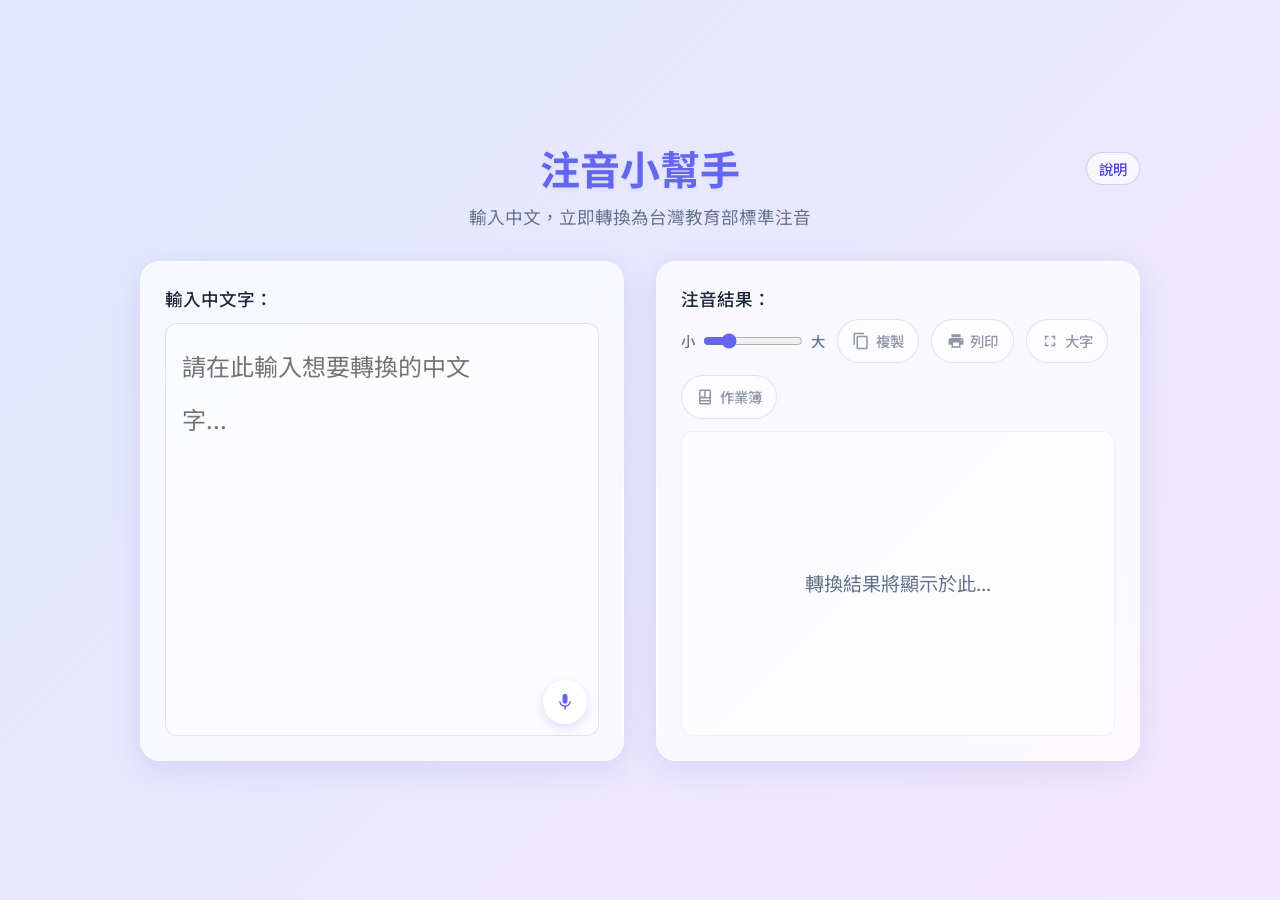
<file: index.html>
<!DOCTYPE html>
<html lang="zh-TW">
<head>
    <meta charset="UTF-8">
    <meta name="viewport" content="width=device-width, initial-scale=1.0, interactive-widget=resizes-content">
    <meta name="theme-color" content="#6366f1">
    <meta name="apple-mobile-web-app-capable" content="yes">
    <meta name="apple-mobile-web-app-status-bar-style" content="default">
    <meta name="apple-mobile-web-app-title" content="注音小幫手">
    <title>注音小幫手</title>
    <link rel="icon" type="image/svg+xml" href="icon.svg">
    <link rel="apple-touch-icon" href="icon.svg">
    <link rel="manifest" href="manifest.webmanifest">
    <!-- 引入 Google Fonts -->
    <link rel="preconnect" href="https://fonts.googleapis.com">
    <link rel="preconnect" href="https://fonts.gstatic.com" crossorigin>
    <link href="https://fonts.googleapis.com/css2?family=Noto+Sans+TC:wght@400;500;700&display=swap" rel="stylesheet">
    <!-- 引入自訂樣式 -->
    <link rel="stylesheet" href="style.css?v=43">
</head>
<body>
    <div class="app-container">
        <header>
            <div class="header-row">
                <h1>注音小幫手</h1>
                <a href="about.html" class="about-link" title="版本說明與版權宣告" aria-label="版本說明與版權宣告">說明</a>
            </div>
            <p class="tagline">輸入中文，立即轉換為台灣教育部標準注音</p>
        </header>
        
        <main class="main-content">
            <div class="input-section glass-panel">
                <label for="chinese-input">輸入中文字：</label>
                <div class="textarea-container">
                    <textarea id="chinese-input" placeholder="請在此輸入想要轉換的中文字..."></textarea>
                    <button id="clear-input-btn" class="clear-input-btn" type="button" title="清除輸入內容" aria-label="清除輸入內容">
                        <svg class="clear-icon" xmlns="http://www.w3.org/2000/svg" viewBox="0 0 24 24">
                            <path d="M19 6.41L17.59 5 12 10.59 6.41 5 5 6.41 10.59 12 5 17.59 6.41 19 12 13.41 17.59 19 19 17.59 13.41 12z"/>
                        </svg>
                    </button>
                    <button id="voice-input-btn" class="voice-input-btn" type="button" title="語音輸入 (國語)" aria-label="語音輸入（國語）">
                        <svg class="mic-icon" xmlns="http://www.w3.org/2000/svg" viewBox="0 0 24 24">
                            <path d="M12 14c1.66 0 3-1.34 3-3V5c0-1.66-1.34-3-3-3S9 3.34 9 5v6c0 1.66 1.34 3 3 3zm5.3-3c0 3-2.54 5.1-5.3 5.1S6.7 14 6.7 11H5c0 3.41 2.72 6.23 6 6.72V21h2v-3.28c3.28-.48 6-3.3 6-6.72h-1.7z"/>
                        </svg>
                    </button>
                    <p id="input-message" class="input-message" role="status" aria-live="polite" hidden></p>
                </div>
            </div>
            
            <div class="output-section glass-panel">
                <div class="output-header">
                    <h2 class="output-title">注音結果：</h2>
                    <div class="output-tools">
                        <div class="font-size-control">
                            <span>小</span>
                            <input type="range" id="font-size-slider" min="16" max="72" value="28" aria-label="注音結果字級">
                            <span>大</span>
                        </div>
                        <div class="copy-wrap">
                            <button id="copy-btn" class="tool-btn" type="button" aria-label="複製注音結果" title="複製注音結果" aria-haspopup="menu" aria-expanded="false" aria-controls="copy-menu" disabled>
                                <svg class="print-icon" xmlns="http://www.w3.org/2000/svg" viewBox="0 0 24 24" aria-hidden="true">
                                    <path d="M16 1H4c-1.1 0-2 .9-2 2v14h2V3h12V1zm3 4H8c-1.1 0-2 .9-2 2v14c0 1.1.9 2 2 2h11c1.1 0 2-.9 2-2V7c0-1.1-.9-2-2-2zm0 16H8V7h11v14z"/>
                                </svg>
                                <span class="print-label">複製</span>
                            </button>
                            <div id="copy-menu" class="copy-menu" role="menu" aria-label="複製方式" hidden>
                                <button type="button" role="menuitem" data-action="text">
                                    <span class="menu-title">複製文字</span>
                                    <span class="menu-hint">貼到 Word、Google 文件，可編輯</span>
                                </button>
                                <button type="button" role="menuitem" data-action="image">
                                    <span class="menu-title">複製圖片</span>
                                    <span class="menu-hint">貼到 LINE、簡報</span>
                                </button>
                            </div>
                        </div>
                        <button id="print-btn" class="print-btn tool-btn" type="button" aria-label="列印注音結果" title="列印注音結果" disabled>
                            <svg class="print-icon" xmlns="http://www.w3.org/2000/svg" viewBox="0 0 24 24" aria-hidden="true">
                                <path d="M19 8H5c-1.66 0-3 1.34-3 3v6h4v4h12v-4h4v-6c0-1.66-1.34-3-3-3zm-3 11H8v-5h8v5zm3-7c-.55 0-1-.45-1-1s.45-1 1-1 1 .45 1 1-.45 1-1 1zm-1-9H6v4h12V3z"/>
                            </svg>
                            <span class="print-label">列印</span>
                        </button>
                        <button id="reading-btn" class="tool-btn" type="button" aria-label="大字閱讀模式" title="大字閱讀模式（全螢幕顯示結果）" disabled>
                            <svg class="print-icon" xmlns="http://www.w3.org/2000/svg" viewBox="0 0 24 24" aria-hidden="true">
                                <path d="M7 14H5v5h5v-2H7v-3zm-2-4h2V7h3V5H5v5zm12 7h-3v2h5v-5h-2v3zM14 5v2h3v3h2V5h-5z"/>
                            </svg>
                            <span class="print-label">大字</span>
                        </button>
                        <button id="workbook-btn" class="tool-btn" type="button" aria-label="生字作業簿列印" title="生字作業簿（田字格與注音練習）" disabled>
                            <svg class="print-icon" xmlns="http://www.w3.org/2000/svg" viewBox="0 0 24 24" aria-hidden="true">
                                <path d="M18 2H6c-1.1 0-2 .9-2 2v16c0 1.1.9 2 2 2h12c1.1 0 2-.9 2-2V4c0-1.1-.9-2-2-2zM6 4h5v8l-2.5-1.5L6 12V4zm0 16v-2h12v2H6zm12-4H6v-2h12v2zm0-4h-5V4h5v8z"/>
                            </svg>
                            <span class="print-label">作業簿</span>
                        </button>
                        <button id="reading-exit-btn" class="tool-btn reading-exit-btn" type="button" aria-label="離開大字閱讀模式" title="離開大字閱讀模式（Esc）">
                            <svg class="print-icon" xmlns="http://www.w3.org/2000/svg" viewBox="0 0 24 24" aria-hidden="true">
                                <path d="M5 16h3v3h2v-5H5v2zm3-8H5v2h5V5H8v3zm6 11h2v-3h3v-2h-5v5zm2-11V5h-2v5h5V8h-3z"/>
                            </svg>
                            <span class="print-label">離開</span>
                        </button>
                    </div>
                </div>
                <p id="diff-legend" class="diff-legend" aria-live="polite" hidden></p>
                <p id="output-message" class="output-message" role="status" aria-live="polite" hidden></p>
                <div id="zhuyin-output" class="output-content">
                    <span class="placeholder-text">轉換結果將顯示於此...</span>
                </div>
            </div>
        </main>
    </div>

    <!-- 國語生字作業簿列印對話框 -->
    <dialog id="workbook-modal" class="workbook-modal" aria-labelledby="wb-modal-title">
        <div class="wb-modal-content">
            <div class="wb-modal-header">
                <h2 id="wb-modal-title">國語生字作業簿列印</h2>
                <button id="wb-close-btn" class="wb-close-btn" type="button" aria-label="關閉作業簿視窗">&times;</button>
            </div>
            <div class="wb-modal-body">
                <div class="wb-control-group">
                    <div class="wb-control-header">
                        <span class="wb-label">選擇要練習的生字（點擊切換）：</span>
                        <button id="wb-toggle-all-btn" class="wb-text-btn" type="button">全部取消</button>
                    </div>
                    <div id="wb-chips-container" class="wb-chips-container"></div>
                </div>
                <div class="wb-options-row">
                    <div class="wb-option-item">
                        <label for="wb-layout-direction">版面方向：</label>
                        <select id="wb-layout-direction">
                            <option value="vertical" selected>直式直行（教育部標準，右至左）</option>
                            <option value="horizontal">橫式橫行（左至右）</option>
                        </select>
                    </div>
                    <div class="wb-option-item">
                        <label for="wb-cols-per-page">每頁欄數：</label>
                        <select id="wb-cols-per-page">
                            <option value="7" selected>7 欄（教育部作業簿標準）</option>
                            <option value="6">6 欄（大字寬敞，低年級首選）</option>
                            <option value="8">8 欄（緊湊，容納更多字）</option>
                        </select>
                    </div>
                    <div class="wb-option-item">
                        <label for="wb-cells-count">每欄格數：</label>
                        <select id="wb-cells-count">
                            <option value="10" selected>10 格（標準生字簿規格）</option>
                            <option value="8">8 格（低負擔）</option>
                            <option value="12">12 格（多寫練習）</option>
                        </select>
                    </div>
                    <div class="wb-option-item">
                        <label for="wb-trace-count">描紅格數：</label>
                        <select id="wb-trace-count">
                            <option value="2" selected>2 格（建議，適合初學）</option>
                            <option value="1">1 格</option>
                            <option value="3">3 格</option>
                            <option value="0">0 格（全空白自練）</option>
                        </select>
                    </div>
                </div>
                <div class="wb-preview-wrapper">
                    <div class="wb-preview-header">A4 即時預覽</div>
                    <div id="workbook-print-area" class="workbook-print-area"></div>
                </div>
            </div>
            <div class="wb-modal-footer">
                <span class="wb-tip">💡 列印時請選擇 A4 直向，並勾選「背景圖形」以完整印出田字虛線</span>
                <button id="wb-print-action-btn" class="wb-primary-btn" type="button">
                    <svg class="print-icon" xmlns="http://www.w3.org/2000/svg" viewBox="0 0 24 24" aria-hidden="true">
                        <path d="M19 8H5c-1.66 0-3 1.34-3 3v6h4v4h12v-4h4v-6c0-1.66-1.34-3-3-3zm-3 11H8v-5h8v5zm3-7c-.55 0-1-.45-1-1s.45-1 1-1 1 .45 1 1-.45 1-1 1zm-1-9H6v4h12V3z"/>
                    </svg>
                    列印作業簿 (A4)
                </button>
            </div>
        </div>
    </dialog>

    <!-- 引入台灣教育部標準注音與破音字詞庫 -->
    <script src="tw-zhuyin.js?v=2"></script>
    <!-- 引入應用程式邏輯 -->
    <script src="render.js?v=1"></script>
    <script src="app_compare.js?v=25"></script>
    <!-- 引入語音輸入邏輯 (內建按需載入 OpenCC 簡轉繁 + SRI 驗證) -->
    <script src="voice-input.js?v=7"></script>
    <script src="print.js?v=1"></script>
    <script src="copy.js?v=1"></script>
    <script src="reading.js?v=1"></script>
    <script src="workbook.js?v=4"></script>
    <script src="pwa.js?v=3"></script>
    <script>
        if (window.visualViewport) {
            const adjustForKeyboard = () => {
                const vvh = window.visualViewport.height;
                const isMobile = window.innerWidth <= 768;
                const isCompact = vvh <= 700;
                document.body.classList.toggle('compact-viewport', !isMobile && isCompact);
                if (isMobile || isCompact) {
                    document.body.style.height = vvh + 'px';
                    document.body.style.minHeight = '0';
                    document.body.style.overflow = 'hidden';
                    const container = document.querySelector('.app-container');
                    if (container) container.style.height = (vvh - (isMobile ? 12 : 20)) + 'px';
                    if (window.scrollY !== 0 || window.visualViewport.offsetTop !== 0) {
                        window.scrollTo(0, 0);
                    }
                } else {
                    document.body.style.height = '';
                    document.body.style.minHeight = '';
                    document.body.style.overflow = '';
                    const container = document.querySelector('.app-container');
                    if (container) container.style.height = '';
                }
            };
            window.visualViewport.addEventListener('resize', adjustForKeyboard);
            window.visualViewport.addEventListener('scroll', adjustForKeyboard);
            window.addEventListener('resize', adjustForKeyboard);
            adjustForKeyboard();
        }
    </script>
</body>
</html>
</file>
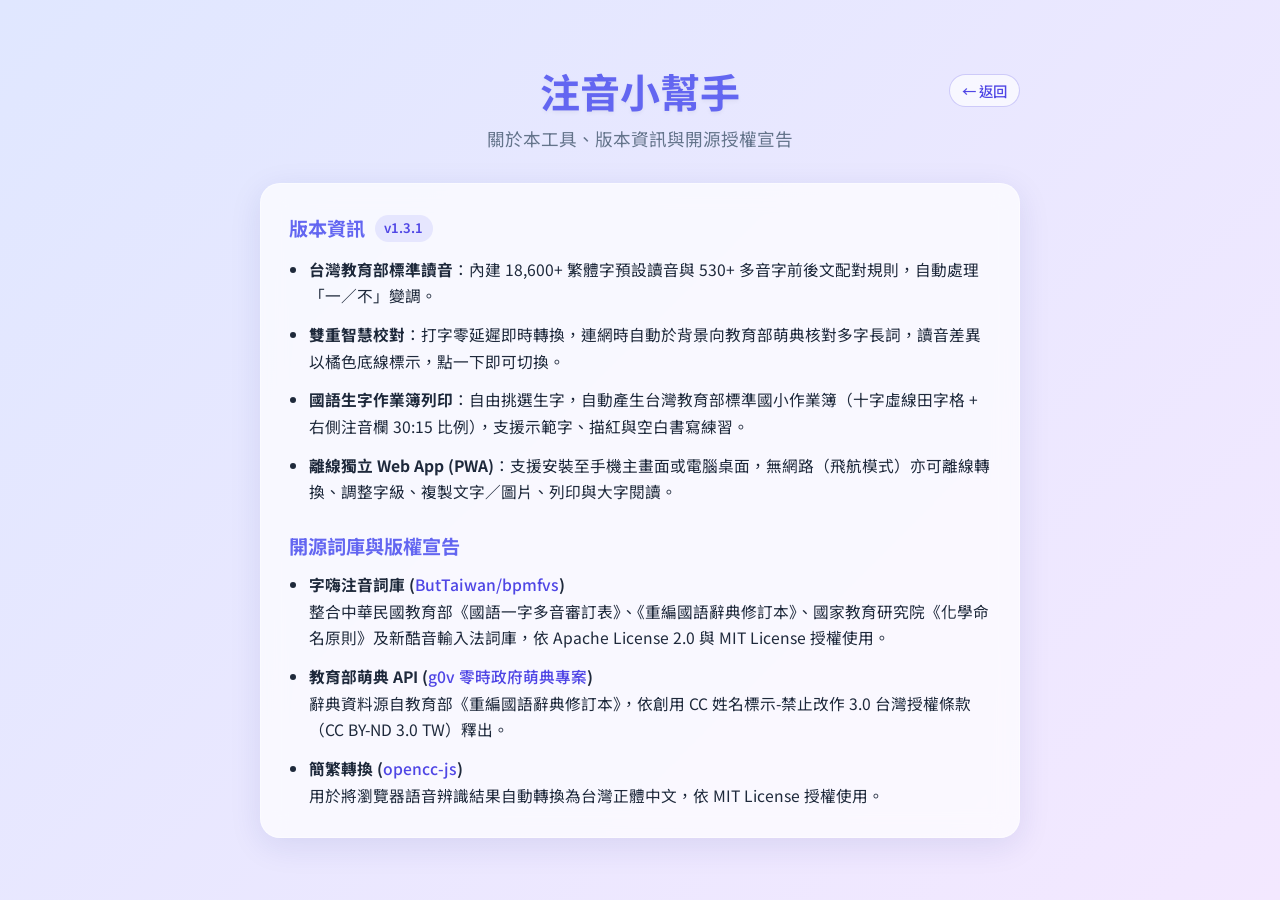
<file: about.html>
<!DOCTYPE html>
<html lang="zh-TW">
<head>
    <meta charset="UTF-8">
    <meta name="viewport" content="width=device-width, initial-scale=1.0">
    <meta name="theme-color" content="#6366f1">
    <meta name="apple-mobile-web-app-capable" content="yes">
    <meta name="apple-mobile-web-app-status-bar-style" content="default">
    <meta name="apple-mobile-web-app-title" content="注音小幫手">
    <title>關於與說明 - 注音小幫手</title>
    <link rel="icon" type="image/svg+xml" href="icon.svg">
    <link rel="apple-touch-icon" href="icon.svg">
    <link rel="manifest" href="manifest.webmanifest">
    <link rel="preconnect" href="https://fonts.googleapis.com">
    <link rel="preconnect" href="https://fonts.gstatic.com" crossorigin>
    <link href="https://fonts.googleapis.com/css2?family=Noto+Sans+TC:wght@400;500;700&display=swap" rel="stylesheet">
    <link rel="stylesheet" href="style.css?v=43">
</head>
<body class="about-page">
    <div class="app-container about-container">
        <header>
            <div class="header-row">
                <h1>注音小幫手</h1>
                <a href="index.html" class="about-link" title="返回注音轉換首頁">← 返回</a>
            </div>
            <p class="tagline">關於本工具、版本資訊與開源授權宣告</p>
        </header>

        <main class="about-card glass-panel">
            <section class="about-section">
                <div class="about-version-row">
                    <h2>版本資訊</h2>
                    <span class="version-badge">v1.3.1</span>
                    <button id="install-app-btn" class="install-app-btn" type="button" title="安裝為獨立桌面／手機 App（支援離線使用）" hidden>📲 安裝獨立 App</button>
                </div>
                <p id="output-message" class="output-message" role="status" aria-live="polite" hidden></p>
                <ul class="about-list">
                    <li><strong>台灣教育部標準讀音</strong>：內建 18,600+ 繁體字預設讀音與 530+ 多音字前後文配對規則，自動處理「一／不」變調。</li>
                    <li><strong>雙重智慧校對</strong>：打字零延遲即時轉換，連網時自動於背景向教育部萌典核對多字長詞，讀音差異以<span class="diff-sample">橘色底線</span>標示，點一下即可切換。</li>
                    <li><strong>國語生字作業簿列印</strong>：自由挑選生字，自動產生台灣教育部標準國小作業簿（十字虛線田字格 + 右側注音欄 30:15 比例），支援示範字、描紅與空白書寫練習。</li>
                    <li><strong>離線獨立 Web App (PWA)</strong>：支援安裝至手機主畫面或電腦桌面，無網路（飛航模式）亦可離線轉換、調整字級、複製文字／圖片、列印與大字閱讀。</li>
                </ul>
            </section>

            <section class="about-section">
                <h2>開源詞庫與版權宣告</h2>
                <ul class="about-list">
                    <li>
                        <strong>字嗨注音詞庫 (<a href="https://github.com/ButTaiwan/bpmfvs" target="_blank" rel="noopener noreferrer">ButTaiwan/bpmfvs</a>)</strong><br>
                        整合中華民國教育部《國語一字多音審訂表》、《重編國語辭典修訂本》、國家教育研究院《化學命名原則》及新酷音輸入法詞庫，依 Apache License 2.0 與 MIT License 授權使用。
                    </li>
                    <li>
                        <strong>教育部萌典 API (<a href="https://www.moedict.tw" target="_blank" rel="noopener noreferrer">g0v 零時政府萌典專案</a>)</strong><br>
                        辭典資料源自教育部《重編國語辭典修訂本》，依創用 CC 姓名標示-禁止改作 3.0 台灣授權條款（CC BY-ND 3.0 TW）釋出。
                    </li>
                    <li>
                        <strong>簡繁轉換 (<a href="https://github.com/nk2028/opencc-js" target="_blank" rel="noopener noreferrer">opencc-js</a>)</strong><br>
                        用於將瀏覽器語音辨識結果自動轉換為台灣正體中文，依 MIT License 授權使用。
                    </li>
                </ul>
            </section>
        </main>
    </div>

    <script src="pwa.js?v=3"></script>
</body>
</html>
</file>
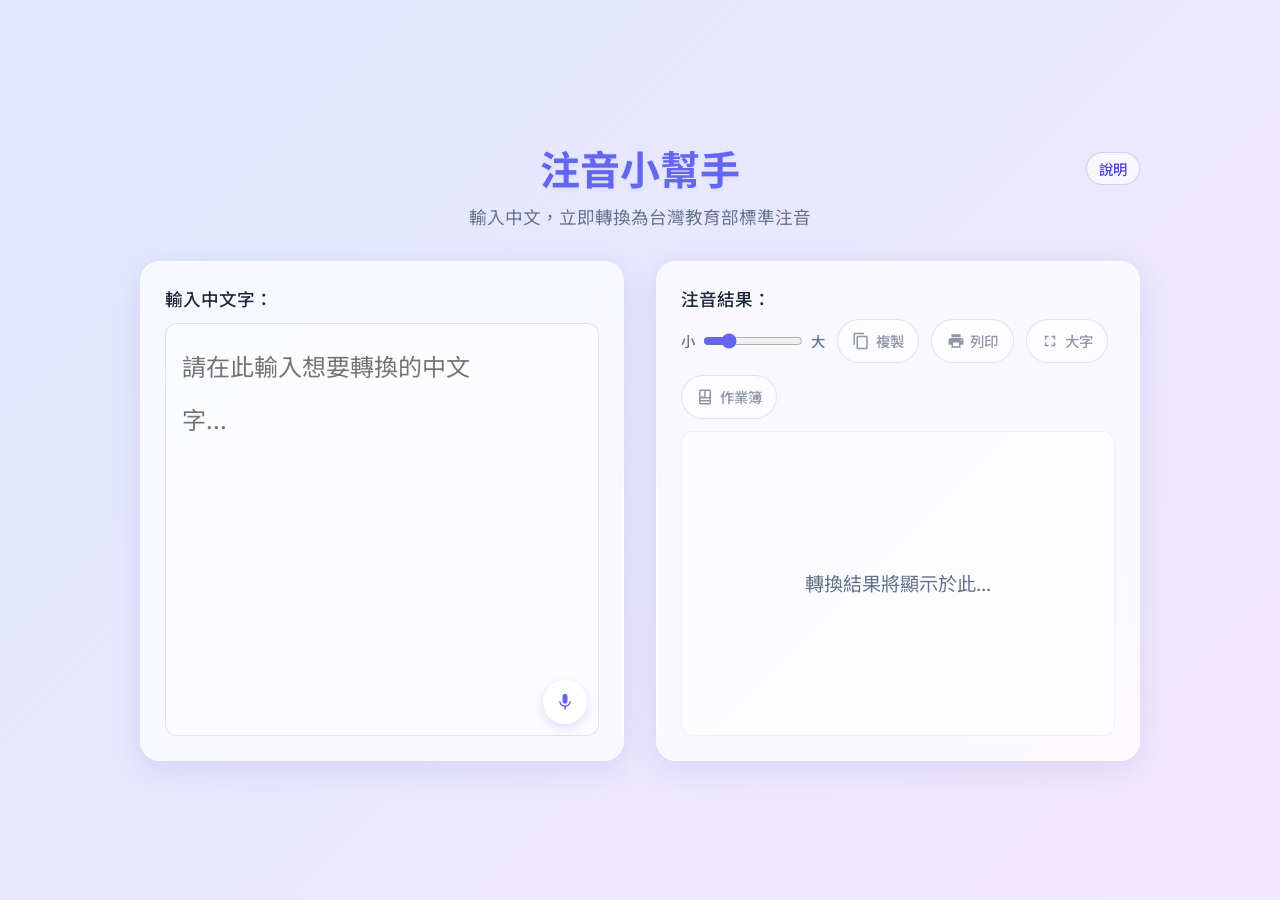
<file: compare.html>
<!DOCTYPE html>
<html lang="zh-TW">
<head>
    <meta charset="UTF-8">
    <meta http-equiv="refresh" content="0; url=index.html">
    <link rel="canonical" href="index.html">
    <title>注音小幫手</title>
    <script>window.location.replace("index.html");</script>
</head>
<body>
    <p>正在為您重新導向至注音小幫手首頁... <a href="index.html">若未跳轉請點此前往</a></p>
</body>
</html>
</file>
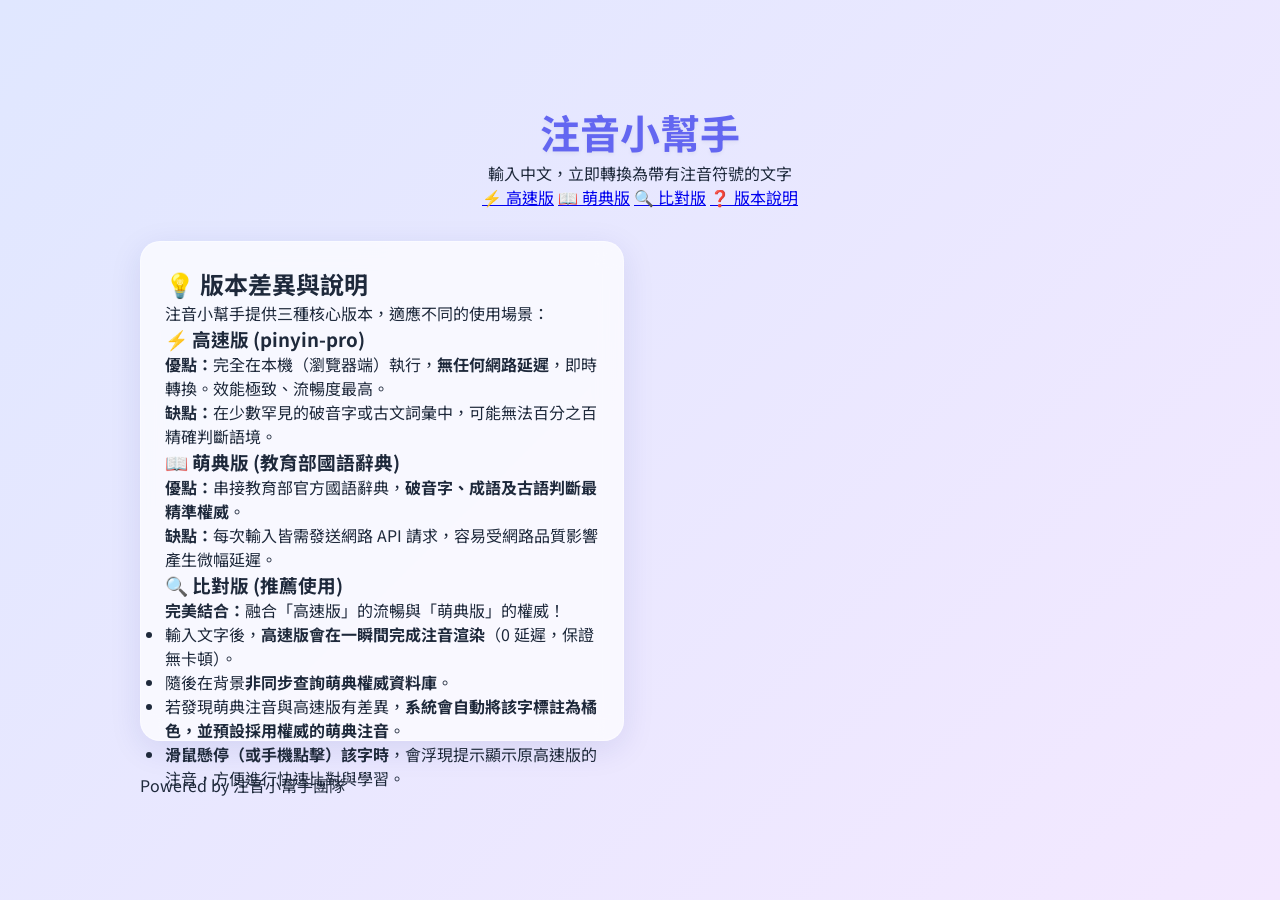
<file: versions.html>
<!DOCTYPE html>
<html lang="zh-TW">
<head>
    <meta charset="UTF-8">
    <meta name="viewport" content="width=device-width, initial-scale=1.0">
    <title>注音小幫手 - 版本說明</title>
    <!-- 引入 Google Fonts -->
    <link rel="preconnect" href="https://fonts.googleapis.com">
    <link rel="preconnect" href="https://fonts.gstatic.com" crossorigin>
    <link href="https://fonts.googleapis.com/css2?family=Noto+Sans+TC:wght@400;500;700&display=swap" rel="stylesheet">
    <!-- 引入自訂樣式 -->
    <link rel="stylesheet" href="style.css?v=20">
</head>
<body>
    <div class="app-container">
        <header>
            <h1>注音小幫手</h1>
            <p>輸入中文，立即轉換為帶有注音符號的文字</p>
            <nav class="version-nav">
                <a href="index.html">⚡️ 高速版</a>
                <a href="moedict.html">📖 萌典版</a>
                <a href="compare.html">🔍 比對版</a>
                <a href="versions.html" class="active">❓ 版本說明</a>
            </nav>
        </header>
        
        <main class="main-content">
            <div class="glass-panel versions-panel">
                <h2>💡 版本差異與說明</h2>
                <p>注音小幫手提供三種核心版本，適應不同的使用場景：</p>
                <div class="versions-grid">
                    <!-- High-speed Card -->
                    <div class="version-intro-card">
                        <h3>⚡️ 高速版 (pinyin-pro)</h3>
                        <p><strong>優點：</strong>完全在本機（瀏覽器端）執行，<strong>無任何網路延遲</strong>，即時轉換。效能極致、流暢度最高。</p>
                        <p><strong>缺點：</strong>在少數罕見的破音字或古文詞彙中，可能無法百分之百精確判斷語境。</p>
                    </div>
                    <!-- MoeDict Card -->
                    <div class="version-intro-card">
                        <h3>📖 萌典版 (教育部國語辭典)</h3>
                        <p><strong>優點：</strong>串接教育部官方國語辭典，<strong>破音字、成語及古語判斷最精準權威</strong>。</p>
                        <p><strong>缺點：</strong>每次輸入皆需發送網路 API 請求，容易受網路品質影響產生微幅延遲。</p>
                    </div>
                    <!-- Comparison Card -->
                    <div class="version-intro-card highlight-intro-card">
                        <h3>🔍 比對版 (推薦使用)</h3>
                        <p><strong>完美結合：</strong>融合「高速版」的流暢與「萌典版」的權威！</p>
                        <ul>
                            <li>輸入文字後，<strong>高速版會在一瞬間完成注音渲染</strong>（0 延遲，保證無卡頓）。</li>
                            <li>隨後在背景<strong>非同步查詢萌典權威資料庫</strong>。</li>
                            <li>若發現萌典注音與高速版有差異，<strong>系統會自動將該字標註為橘色，並預設採用權威的萌典注音</strong>。</li>
                            <li><strong>滑鼠懸停（或手機點擊）該字時</strong>，會浮現提示顯示原高速版的注音，方便進行快速比對與學習。</li>
                        </ul>
                    </div>
                </div>
            </div>
        </main>
        
        <footer>
            <p>Powered by 注音小幫手團隊</p>
        </footer>
    </div>
</body>
</html>
</file>
<file: style.css>
:root {
    --primary-color: #6366f1;
    --primary-light: #818cf8;
    --zhuyin-color: #4f46e5;
    --diff-color: #c2410c;
    --bg-gradient-start: #e0e7ff;
    --bg-gradient-end: #f3e8ff;
    --text-main: #1e293b;
    --text-muted: #64748b;
    --text-secondary: #475569;
    --panel-bg: rgba(255, 255, 255, 0.7);
    --panel-border: rgba(255, 255, 255, 0.4);
    --panel-shadow: 0 8px 32px 0 rgba(31, 38, 135, 0.1);
}

* {
    box-sizing: border-box;
    margin: 0;
    padding: 0;
}

body {
    font-family: 'Noto Sans TC', sans-serif;
    background: linear-gradient(135deg, var(--bg-gradient-start) 0%, var(--bg-gradient-end) 100%);
    min-height: 100vh;
    min-height: 100dvh;
    color: var(--text-main);
    display: flex;
    justify-content: center;
    align-items: center;
    padding: 2rem;
}

.app-container {
    width: 100%;
    max-width: 1000px;
    display: flex;
    flex-direction: column;
    gap: 2rem;
}

header {
    text-align: center;
    animation: fadeInDown 0.8s ease-out;
}

.header-row {
    position: relative;
    display: flex;
    align-items: center;
    justify-content: center;
    margin-bottom: 0.4rem;
}

header h1 {
    font-size: 2.5rem;
    font-weight: 700;
    color: var(--primary-color);
    margin: 0;
    text-shadow: 0 2px 4px rgba(0,0,0,0.05);
}

.about-link {
    position: absolute;
    right: 0;
    display: inline-flex;
    align-items: center;
    padding: 0.3rem 0.75rem;
    border-radius: 999px;
    border: 1px solid rgba(79, 70, 229, 0.25);
    background: rgba(255, 255, 255, 0.65);
    color: var(--zhuyin-color);
    font-size: 0.9rem;
    font-weight: 500;
    text-decoration: none;
    transition: background 0.2s ease, box-shadow 0.2s ease;
}

.about-link:hover {
    background: #ffffff;
    box-shadow: 0 2px 8px rgba(79, 70, 229, 0.15);
}

.about-link:focus-visible {
    outline: 2px solid var(--zhuyin-color);
    outline-offset: 2px;
}

header .tagline {
    color: var(--text-muted);
    font-size: 1.1rem;
    margin-bottom: 0;
}

.main-content {
    display: grid;
    grid-template-columns: 1fr 1fr;
    gap: 2rem;
    animation: fadeInUp 0.8s ease-out;
}

/* Glassmorphism panel */
.glass-panel {
    background: var(--panel-bg);
    backdrop-filter: blur(12px);
    -webkit-backdrop-filter: blur(12px);
    border: 1px solid var(--panel-border);
    border-radius: 20px;
    padding: 1.5rem;
    box-shadow: var(--panel-shadow);
    display: flex;
    flex-direction: column;
    height: 500px;
}

label {
    font-weight: 500;
    margin-bottom: 0.8rem;
    color: var(--text-main);
    font-size: 1.1rem;
    display: block;
}

.output-header {
    display: flex;
    justify-content: space-between;
    align-items: center;
    margin-bottom: 0.8rem;
}

.output-title {
    font-weight: 500;
    color: var(--text-main);
    font-size: 1.1rem;
    margin: 0;
}

.output-error {
    color: #b91c1c;
}

/* 輸入框內的行內提示（取代 alert） */
.input-message {
    position: absolute;
    left: 0.75rem;
    right: 7.6rem;
    bottom: 12px;
    z-index: 11;
    margin: 0;
    padding: 0.5rem 0.75rem;
    border-radius: 10px;
    background: #fef2f2;
    border: 1px solid #fecaca;
    color: #b91c1c;
    font-size: 0.9rem;
    line-height: 1.4;
    box-shadow: 0 4px 12px rgba(0, 0, 0, 0.08);
}

.input-message[hidden] {
    display: none;
}

.font-size-control {
    display: flex;
    align-items: center;
    gap: 0.5rem;
    color: var(--text-muted);
    font-size: 0.9rem;
    font-weight: 500;
}

.font-size-control input[type="range"] {
    width: 100px;
    accent-color: var(--primary-color);
}

textarea {
    flex: 1;
    width: 100%;
    border: 1px solid rgba(0,0,0,0.1);
    border-radius: 12px;
    padding: 1rem;
    font-family: 'Noto Sans TC', sans-serif;
    font-size: 24px;
    line-height: 2.2;
    resize: none;
    background: rgba(255, 255, 255, 0.5);
    transition: all 0.3s ease;
    outline: none;
    overscroll-behavior: contain;
}

.output-content {
    flex: 1;
    width: 100%;
    min-height: 0;
    padding: 1rem;
    font-size: 28px; /* Default font size, overridden by JS */
    line-height: 2.2;
    background: rgba(255, 255, 255, 0.5);
    border-radius: 12px;
    border: 1px solid rgba(0,0,0,0.05);
    overflow-y: auto;
    overscroll-behavior: contain;
    display: block; /* Use block layout so line-height strictly aligns with textarea */
}

textarea:focus {
    border-color: var(--primary-light);
    box-shadow: 0 0 0 3px rgba(99, 102, 241, 0.2);
    background: rgba(255, 255, 255, 0.8);
}

/* Replaced output-content duplicated block */

.placeholder-text {
    color: var(--text-muted);
    font-size: 1.2rem;
    display: flex;
    height: 100%;
    align-items: center;
    justify-content: center;
}

/* Custom Zhuyin Layout */
.zhuyin-word {
    display: inline-flex;
    align-items: center;
    margin-right: 0.3em; /* Use em so margin scales with font size */
    vertical-align: bottom;
}

.zhuyin-char {
    font-size: 1em;
}

/* 標點併在相鄰的字裡，跟著字一起換行 */
.zhuyin-punct {
    font-size: 1em;
}

/* 接在注音後面的標點：留出右上角聲調的空間 */
.zhuyin-bopomofo + .zhuyin-punct {
    margin-left: 0.15em;
}

.zhuyin-bopomofo {
    font-size: 0.52em;
    color: var(--zhuyin-color);
    font-weight: 500;
    user-select: none;
    margin-left: 2px;
    display: flex;
    flex-direction: column;
}

.bopo-container {
    position: relative;
    display: inline-flex;
    flex-direction: column;
    align-items: center;
    line-height: 1.1;
    padding-right: 0.55em; /* 預留右上角聲調專屬寬度，防止飄出容器碰撞相鄰國字 */
}

.bopo-chars {
    writing-mode: vertical-lr;
    letter-spacing: 0;
}

.bopo-tone.tone-light {
    display: block;
    text-align: center;
    margin-bottom: -0.1em;
}

.bopo-tone.tone-mark {
    position: absolute;
    right: 0; /* 貼齊預留之聲調欄右緣（教育部規格，見 docs/zhuyin-guide.md） */
    top: 0;
    writing-mode: horizontal-tb;
    font-size: 1em; /* Align font size */
}

/* 多音字與萌典差異字：可點擊手動循環切換讀音 */
.zhuyin-word.polyphonic-word {
    cursor: pointer;
    border-bottom: 1.5px dotted rgba(99, 102, 241, 0.35);
    border-radius: 0.15em;
    -webkit-tap-highlight-color: transparent;
    transition: background 0.15s ease, border-color 0.15s ease;
}

.zhuyin-word.polyphonic-word:hover {
    background: rgba(99, 102, 241, 0.08);
    border-bottom-color: var(--primary-color);
}

.zhuyin-word.polyphonic-word:focus-visible {
    outline: 2px solid var(--primary-color);
    outline-offset: 2px;
}

.zhuyin-word.polyphonic-word.user-modified {
    border-bottom: 0.08em solid var(--primary-color);
}

.zhuyin-bopomofo.diff-orange {
    color: var(--diff-color);
    font-weight: 700;
}

/* 萌典與本地詞庫讀音不同的字：橘色實線底線 */
.zhuyin-word.diff-container {
    cursor: pointer;
    border-bottom: 0.08em solid var(--diff-color);
    border-radius: 0.15em;
    -webkit-tap-highlight-color: transparent;
}

.zhuyin-word.diff-container:hover {
    background: rgba(194, 65, 12, 0.08);
}

.zhuyin-word.diff-container:focus-visible {
    outline: 2px solid var(--diff-color);
    outline-offset: 2px;
}

/* 切換至其他候選讀音時：底線改為虛線 */
.zhuyin-word.diff-container.show-fast {
    border-bottom-style: dashed;
}

/* 比對版圖例 */
.diff-legend {
    font-size: 0.9rem;
    color: var(--text-secondary);
    margin: -0.3rem 0 0.6rem;
    line-height: 1.5;
}

.diff-legend[hidden] {
    display: none;
}

.diff-legend .diff-sample {
    color: var(--diff-color);
    font-weight: 700;
    border-bottom: 2px solid var(--diff-color);
}

/* 結果區工具列：字級滑桿與列印按鈕 */
.output-tools {
    display: flex;
    flex-wrap: wrap;
    align-items: center;
    gap: 0.75rem;
}

.print-btn,
.tool-btn {
    display: inline-flex;
    align-items: center;
    gap: 0.35rem;
    min-height: 44px;
    padding: 0 0.9rem;
    border: 1px solid rgba(79, 70, 229, 0.25);
    border-radius: 999px;
    background: white;
    color: var(--zhuyin-color);
    font: inherit;
    font-size: 0.9rem;
    font-weight: 500;
    cursor: pointer;
    transition: background 0.2s ease, box-shadow 0.2s ease;
}

.tool-btn:hover:not(:disabled) {
    background: #eef2ff;
    box-shadow: 0 2px 8px rgba(79, 70, 229, 0.15);
}

.tool-btn:focus-visible {
    outline: 2px solid var(--zhuyin-color);
    outline-offset: 2px;
}

.tool-btn:disabled {
    color: var(--text-secondary);
    opacity: 0.6;
    cursor: not-allowed;
}

.print-icon {
    width: 18px;
    height: 18px;
    fill: currentColor;
}

/* 複製選單 */
.copy-wrap {
    position: relative;
}

.copy-menu {
    position: absolute;
    top: calc(100% + 6px);
    right: 0;
    z-index: 30;
    min-width: 15rem;
    padding: 0.35rem;
    background: white;
    border: 1px solid rgba(0, 0, 0, 0.08);
    border-radius: 14px;
    box-shadow: 0 10px 30px rgba(31, 38, 135, 0.18);
}

.copy-menu[hidden] {
    display: none;
}

.copy-menu [role="menuitem"] {
    display: flex;
    flex-direction: column;
    align-items: flex-start;
    width: 100%;
    min-height: 44px;
    padding: 0.55rem 0.8rem;
    border: none;
    border-radius: 10px;
    background: none;
    font: inherit;
    text-align: left;
    cursor: pointer;
    color: var(--text-main);
}

.copy-menu [role="menuitem"]:hover,
.copy-menu [role="menuitem"]:focus-visible {
    background: #eef2ff;
    outline: none;
}

.copy-menu .menu-title {
    font-weight: 500;
    font-size: 0.95rem;
}

.copy-menu .menu-hint {
    font-size: 0.8rem;
    color: var(--text-secondary);
}

/* 複製完成的提示 */
.output-message {
    margin: -0.3rem 0 0.6rem;
    padding: 0.4rem 0.75rem;
    border-radius: 10px;
    background: #ecfdf5;
    border: 1px solid #a7f3d0;
    color: #047857;
    font-size: 0.9rem;
}

.output-message.is-error {
    background: #fef2f2;
    border-color: #fecaca;
    color: #b91c1c;
}

.output-message[hidden] {
    display: none;
}

/* 標題列：空間不夠時工具列換到第二行，按鈕文字不折行 */
.output-header {
    flex-wrap: wrap;
    gap: 0.5rem;
}

.output-title {
    white-space: nowrap;
}

.output-tools {
    margin-left: auto;
}

.tool-btn {
    white-space: nowrap;
    flex-shrink: 0;
}

/* ---------- 大字閱讀模式：結果區佔滿整個畫面 ---------- */
.reading-exit-btn {
    display: none;
}

body.reading-mode {
    overflow: hidden;
}

body.reading-mode .output-section.glass-panel {
    position: fixed;
    inset: 0;
    z-index: 100;
    height: auto;
    border-radius: 0;
    border: none;
    padding: 1rem 1.5rem 1.5rem;
    background: #ffffff;
    backdrop-filter: none;
    -webkit-backdrop-filter: none;
    animation: none;
}

body.reading-mode .output-content {
    max-height: none;
    border: none;
    background: none;
}

body.reading-mode .output-title,
body.reading-mode #copy-btn,
body.reading-mode #print-btn,
body.reading-mode #reading-btn {
    display: none;
}

body.reading-mode .output-header {
    justify-content: flex-end;
}

body.reading-mode .reading-exit-btn {
    display: inline-flex;
}

/* Scrollbar styles for output content */
.output-content::-webkit-scrollbar {
    width: 8px;
}

.output-content::-webkit-scrollbar-track {
    background: rgba(0, 0, 0, 0.05);
    border-radius: 4px;
}

.output-content::-webkit-scrollbar-thumb {
    background: rgba(99, 102, 241, 0.3);
    border-radius: 4px;
}

.output-content::-webkit-scrollbar-thumb:hover {
    background: rgba(99, 102, 241, 0.5);
}

/* ---------- 說明與版權宣告頁 (about.html) ---------- */
.about-container {
    max-width: 760px;
}

.about-card.glass-panel {
    height: auto;
    gap: 1.5rem;
    padding: 1.75rem;
    line-height: 1.7;
}

.about-section h2 {
    font-size: 1.2rem;
    color: var(--primary-color);
    margin: 0;
}

.about-version-row {
    display: flex;
    flex-wrap: wrap;
    align-items: center;
    gap: 0.6rem;
    margin-bottom: 0.75rem;
}

.about-list {
    margin: 0.6rem 0 0 1.25rem;
    display: flex;
    flex-direction: column;
    gap: 0.75rem;
    color: var(--text-main);
    font-size: 0.98rem;
}

.about-list a {
    color: var(--zhuyin-color);
    text-decoration: none;
    font-weight: 500;
}

.about-list a:hover {
    text-decoration: underline;
}

.version-badge {
    display: inline-block;
    padding: 0.15rem 0.6rem;
    border-radius: 999px;
    background: rgba(99, 102, 241, 0.12);
    color: var(--zhuyin-color);
    font-size: 0.82rem;
    font-weight: 600;
}

.install-app-btn {
    padding: 0.25rem 0.75rem;
    border-radius: 999px;
    border: 1px solid rgba(79, 70, 229, 0.3);
    background: white;
    color: var(--zhuyin-color);
    font: inherit;
    font-size: 0.85rem;
    font-weight: 500;
    cursor: pointer;
    transition: background 0.2s ease, box-shadow 0.2s ease;
}

.install-app-btn:hover {
    background: #eef2ff;
    box-shadow: 0 2px 6px rgba(79, 70, 229, 0.15);
}

.install-app-btn[hidden] {
    display: none;
}

/* Animations */
@keyframes fadeInDown {
    from { opacity: 0; transform: translateY(-20px); }
    to { opacity: 1; transform: translateY(0); }
}

@keyframes fadeInUp {
    from { opacity: 0; transform: translateY(20px); }
    to { opacity: 1; transform: translateY(0); }
}

@keyframes fadeIn {
    from { opacity: 0; }
    to { opacity: 1; }
}

/* Textarea Container and Voice Input Button */
.textarea-container {
    position: relative;
    flex: 1;
    display: flex;
    flex-direction: column;
    min-height: 0;
}

textarea {
    padding-right: 7.2rem !important; /* Ensure space for both the floating clear and microphone buttons */
}

.clear-input-btn {
    display: none; /* Shown dynamically in JS */
    position: absolute;
    right: 64px;
    bottom: 12px;
    width: 44px;
    height: 44px;
    border-radius: 50%;
    border: none;
    background: white;
    color: var(--text-muted);
    box-shadow: 0 4px 12px rgba(0, 0, 0, 0.08);
    cursor: pointer;
    align-items: center;
    justify-content: center;
    transition: all 0.3s cubic-bezier(0.4, 0, 0.2, 1);
    z-index: 10;
}

.clear-input-btn:hover {
    background: #fee2e2; /* Very soft light red tint */
    color: #ef4444;      /* Beautiful modern red */
    transform: scale(1.05);
    box-shadow: 0 6px 16px rgba(239, 68, 68, 0.2);
}

.clear-input-btn:active {
    transform: scale(0.95);
}

.clear-input-btn .clear-icon {
    width: 20px;
    height: 20px;
    fill: currentColor;
    transition: transform 0.2s ease;
}

.clear-input-btn:hover .clear-icon {
    transform: rotate(90deg); /* Modern playful rotation on hover */
}

textarea.voice-active {
    border-color: #ef4444;
    box-shadow: 0 0 0 3px rgba(239, 68, 68, 0.2);
    background: rgba(255, 255, 255, 0.8);
}

.voice-input-btn {
    display: none; /* Shown dynamically in JS if supported */
    position: absolute;
    right: 12px;
    bottom: 12px;
    width: 44px;
    height: 44px;
    border-radius: 50%;
    border: none;
    background: white;
    color: var(--primary-color);
    box-shadow: 0 4px 12px rgba(99, 102, 241, 0.2);
    cursor: pointer;
    align-items: center;
    justify-content: center;
    transition: all 0.3s cubic-bezier(0.4, 0, 0.2, 1);
    z-index: 10;
}

.voice-input-btn:hover {
    background: var(--primary-light);
    color: white;
    transform: scale(1.05);
    box-shadow: 0 6px 16px rgba(99, 102, 241, 0.35);
}

.voice-input-btn:active {
    transform: scale(0.95);
}

.voice-input-btn.recording {
    background: #ef4444;
    color: white;
    box-shadow: 0 0 0 0 rgba(239, 68, 68, 0.7);
    animation: recording-pulse 1.5s infinite cubic-bezier(0.66, 0, 0, 1);
}

.voice-input-btn .mic-icon {
    width: 20px;
    height: 20px;
    fill: currentColor;
    transition: transform 0.2s ease;
}

.voice-input-btn.recording .mic-icon {
    transform: scale(1.1);
}

@keyframes recording-pulse {
    0% {
        box-shadow: 0 0 0 0 rgba(239, 68, 68, 0.7), 0 4px 12px rgba(239, 68, 68, 0.2);
    }
    70% {
        box-shadow: 0 0 0 10px rgba(239, 68, 68, 0), 0 4px 12px rgba(239, 68, 68, 0.2);
    }
    100% {
        box-shadow: 0 0 0 0 rgba(239, 68, 68, 0), 0 4px 12px rgba(239, 68, 68, 0.2);
    }
}

/* 摺疊機／平板展開虛擬鍵盤或矮視窗（寬度 > 768px 且可視高度 <= 700px）：
   收斂垂直間距並讓雙欄面板自適應可視高度，防止頂部標題被推擠裁切 */
@media (min-width: 769px) and (max-height: 700px) {
    body:not(.about-page) {
        align-items: flex-start;
        padding: 0.6rem 1.25rem;
        height: 100dvh;
        overflow: hidden;
    }

    body:not(.about-page) .app-container {
        height: 100%;
        max-height: 100%;
        gap: 0.5rem;
    }

    body:not(.about-page) .header-row {
        margin-bottom: 0;
    }

    body:not(.about-page) header h1 {
        font-size: 1.4rem;
    }

    body:not(.about-page) header .tagline {
        display: none;
    }

    body:not(.about-page) .main-content {
        flex: 1;
        min-height: 0;
        gap: 1rem;
        grid-template-rows: minmax(0, 1fr);
    }

    body:not(.about-page) .glass-panel {
        height: 100%;
        min-height: 0;
        padding: 0.85rem 1rem;
    }

    body:not(.about-page) label,
    body:not(.about-page) .output-header {
        margin-bottom: 0.4rem;
    }

    body:not(.about-page) .output-tools {
        gap: 0.45rem;
    }

    body:not(.about-page) .font-size-control input[type="range"] {
        width: 76px;
    }

    body:not(.about-page) .print-btn,
    body:not(.about-page) .tool-btn {
        min-height: 36px;
        padding: 0 0.65rem;
        position: relative;
    }

    body:not(.about-page) .tool-btn::after {
        content: '';
        position: absolute;
        left: -4px;
        right: -4px;
        top: 50%;
        height: 44px;
        transform: translateY(-50%);
    }

    body:not(.about-page) .diff-legend {
        font-size: 0.82rem;
        margin: -0.15rem 0 0.35rem;
    }

    body:not(.about-page) .output-content {
        max-height: none;
        padding: 0.75rem;
    }

    body:not(.about-page) textarea {
        padding: 0.75rem 6.8rem 0.75rem 0.75rem !important;
    }
}

body.compact-viewport:not(.about-page) {
    align-items: flex-start;
    padding: 0.6rem 1.25rem;
    overflow: hidden;
}

body.compact-viewport:not(.about-page) .app-container {
    max-height: 100%;
    gap: 0.5rem;
}

body.compact-viewport:not(.about-page) .header-row {
    margin-bottom: 0;
}

body.compact-viewport:not(.about-page) header h1 {
    font-size: 1.4rem;
}

body.compact-viewport:not(.about-page) header .tagline {
    display: none;
}

body.compact-viewport:not(.about-page) .main-content {
    flex: 1;
    min-height: 0;
    gap: 1rem;
    grid-template-rows: minmax(0, 1fr);
}

body.compact-viewport:not(.about-page) .glass-panel {
    height: 100%;
    min-height: 0;
    padding: 0.85rem 1rem;
}

body.compact-viewport:not(.about-page) label,
body.compact-viewport:not(.about-page) .output-header {
    margin-bottom: 0.4rem;
}

body.compact-viewport:not(.about-page) .output-tools {
    gap: 0.45rem;
}

body.compact-viewport:not(.about-page) .font-size-control input[type="range"] {
    width: 76px;
}

body.compact-viewport:not(.about-page) .print-btn,
body.compact-viewport:not(.about-page) .tool-btn {
    min-height: 36px;
    padding: 0 0.65rem;
    position: relative;
}

body.compact-viewport:not(.about-page) .tool-btn::after {
    content: '';
    position: absolute;
    left: -4px;
    right: -4px;
    top: 50%;
    height: 44px;
    transform: translateY(-50%);
}

body.compact-viewport:not(.about-page) .diff-legend {
    font-size: 0.82rem;
    margin: -0.15rem 0 0.35rem;
}

body.compact-viewport:not(.about-page) .output-content {
    max-height: none;
    padding: 0.75rem;
}

body.compact-viewport:not(.about-page) textarea {
    padding: 0.75rem 6.8rem 0.75rem 0.75rem !important;
}

/* Responsive */
@media (max-width: 768px) {
    body {
        align-items: flex-start;
        padding: 0.35rem 0.4rem;
        height: 100dvh;
        box-sizing: border-box;
    }

    .app-container {
        gap: 0.3rem;
        height: 100%;
        max-height: 100%;
        /* Height will be strictly controlled by JS visualViewport on mobile */
    }

    .header-row {
        margin-bottom: 0;
    }

    header h1 {
        font-size: 1.2rem;
        margin-bottom: 0;
    }

    .about-link {
        padding: 0.15rem 0.55rem;
        font-size: 0.78rem;
    }

    /* 外觀維持小巧，觸控範圍向上下延伸到 44px */
    .about-link::after {
        content: '';
        position: absolute;
        left: -4px;
        right: -4px;
        top: 50%;
        height: 44px;
        transform: translateY(-50%);
    }

    .about-card.glass-panel {
        padding: 1rem;
        gap: 1.1rem;
    }

    header .tagline {
        display: none;
    }

    .main-content {
        display: flex;
        flex-direction: column-reverse;
        gap: 0.35rem;
        flex: 1;
        min-height: 0;
    }
    
    .glass-panel {
        padding: 0.45rem 0.55rem;
    }

    /* 輸入區高度由 JS 依內容調整（1 到 3 行） */
    .input-section.glass-panel {
        height: auto;
        min-height: 0;
        flex: none;
        position: relative;
        z-index: 20; /* 讓浮在上方的提示訊息蓋在結果區之上 */
    }

    .textarea-container {
        min-height: 0;
    }

    .input-message {
        left: 0;
        right: 0;
        bottom: calc(100% + 0.9rem);
        font-size: 0.85rem;
    }

    .input-section label {
        display: none;
    }

    .output-section.glass-panel {
        flex: 1;
        min-height: 0;
        height: auto;
    }
    
    textarea {
        font-size: 1.2rem;
        padding: 0.35rem 5.4rem 0.35rem 0.5rem !important; /* Ensure space for both buttons */
        line-height: 1.35 !important;
        height: auto;
        min-height: 0;
        flex: none;
        overflow-y: hidden;
        /* 高度由 JS 直接設定，不做動畫，避免量測到動畫中的高度 */
        transition: border-color 0.3s ease, box-shadow 0.3s ease, background 0.3s ease;
    }

    /* 按鈕外觀 32px，觸控範圍用 ::after 擴大到 44px */
    .clear-input-btn::after,
    .voice-input-btn::after {
        content: '';
        position: absolute;
        inset: -6px;
        border-radius: 50%;
    }

    .clear-input-btn {
        width: 32px;
        height: 32px;
        right: 50px;
        bottom: auto;
        top: 50%;
        transform: translateY(-50%);
        box-shadow: 0 2px 8px rgba(0, 0, 0, 0.08);
    }
    
    .clear-input-btn:hover {
        transform: translateY(-50%) scale(1.05);
    }
    
    .clear-input-btn:active {
        transform: translateY(-50%) scale(0.95);
    }
    
    .clear-input-btn .clear-icon {
        width: 16px;
        height: 16px;
    }

    .output-content {
        font-size: 1.1rem;
        padding: 0.2rem 0.25rem;
        background: transparent;
        border: none;
        border-radius: 0;
        line-height: 1.65;
    }

    .zhuyin-word {
        margin-right: 0.22em;
    }

    .zhuyin-bopomofo + .zhuyin-punct {
        margin-left: 0.1em;
    }

    .output-header {
        flex-direction: row;
        justify-content: space-between;
        align-items: center;
        margin-bottom: 0.25rem;
    }

    .output-title {
        font-size: 0.85rem;
    }

    .output-tools {
        gap: 0.35rem;
    }

    .font-size-control {
        gap: 0.25rem;
    }

    .font-size-control input[type="range"] {
        width: 72px;
    }

    .print-btn,
    .tool-btn {
        min-height: 36px;
        padding: 0 0.6rem;
        position: relative;
    }

    .output-message {
        font-size: 0.78rem;
        margin: -0.1rem 0 0.25rem;
        padding: 0.25rem 0.5rem;
    }

    /* 手機只顯示圖示，觸控範圍延伸到 44px */
    .tool-btn .print-label {
        display: none;
    }

    .tool-btn::after {
        content: '';
        position: absolute;
        left: -4px;
        right: -4px;
        top: 50%;
        height: 44px;
        transform: translateY(-50%);
    }

    .diff-legend {
        font-size: 0.78rem;
        margin: -0.1rem 0 0.25rem;
        line-height: 1.35;
        padding: 0.15rem 0.45rem;
        background: rgba(99, 102, 241, 0.08);
        border-radius: 6px;
        display: inline-block;
        width: fit-content;
    }

    /* Mobile overrides for voice input button */
    .voice-input-btn {
        width: 32px;
        height: 32px;
        right: 6px;
        bottom: auto;
        top: 50%;
        transform: translateY(-50%);
    }
    
    .voice-input-btn:hover {
        transform: translateY(-50%) scale(1.05);
    }
    
    .voice-input-btn:active {
        transform: translateY(-50%) scale(0.95);
    }
    
    .voice-input-btn.recording {
        animation: recording-pulse-mobile 1.5s infinite cubic-bezier(0.66, 0, 0, 1);
    }
    
    .voice-input-btn .mic-icon {
        width: 16px;
        height: 16px;
    }
}

@keyframes recording-pulse-mobile {
    0% {
        box-shadow: 0 0 0 0 rgba(239, 68, 68, 0.7);
        transform: translateY(-50%) scale(1);
    }
    70% {
        box-shadow: 0 0 0 6px rgba(239, 68, 68, 0);
        transform: translateY(-50%) scale(1);
    }
    100% {
        box-shadow: 0 0 0 0 rgba(239, 68, 68, 0);
        transform: translateY(-50%) scale(1);
    }
}

/* ---------- 列印：只印注音結果 ---------- */
@page {
    size: A4;
    margin: 15mm;
}

@media print {
    html, body {
        background: white !important;
        height: auto !important;
        overflow: visible !important;
    }

    body {
        display: block;
        padding: 0;
    }

    .app-container {
        height: auto !important;
        max-width: none;
        display: block;
    }

    header,
    footer,
    .input-section,
    .output-header,
    .diff-legend,
    .output-message,
    .placeholder-text {
        display: none !important;
    }

    .main-content {
        display: block;
        animation: none;
    }

    .glass-panel,
    .output-section.glass-panel {
        background: none;
        border: none;
        box-shadow: none;
        backdrop-filter: none;
        -webkit-backdrop-filter: none;
        padding: 0;
        height: auto;
    }

    .output-content {
        border: none;
        background: none;
        padding: 0;
        max-height: none;
        min-height: 0;
        overflow: visible;
        color: black;
    }

    .zhuyin-bopomofo {
        -webkit-print-color-adjust: exact;
        print-color-adjust: exact;
    }

    .zhuyin-word.diff-container {
        background: none;
    }
}

/* ---------- 國語生字作業簿列印對話框與格線樣式 ---------- */
.workbook-modal {
    border: none;
    border-radius: 20px;
    padding: 0;
    width: 92vw;
    max-width: 900px;
    max-height: 90vh;
    background: #ffffff;
    box-shadow: 0 25px 50px -12px rgba(0, 0, 0, 0.25);
    margin: auto;
    overflow: hidden;
}

.workbook-modal::backdrop {
    background: rgba(15, 23, 42, 0.6);
    backdrop-filter: blur(4px);
    -webkit-backdrop-filter: blur(4px);
}

.wb-modal-content {
    display: flex;
    flex-direction: column;
    height: 100%;
    max-height: 90vh;
}

.wb-modal-header {
    display: flex;
    align-items: center;
    justify-content: space-between;
    padding: 1rem 1.5rem;
    border-bottom: 1px solid #e2e8f0;
    background: #f8fafc;
}

.wb-modal-header h2 {
    font-size: 1.25rem;
    color: var(--text-main);
    margin: 0;
    font-weight: 700;
}

.wb-close-btn {
    border: none;
    background: none;
    font-size: 1.8rem;
    line-height: 1;
    color: var(--text-muted);
    cursor: pointer;
    padding: 0.2rem 0.5rem;
    border-radius: 8px;
    transition: background 0.2s ease, color 0.2s ease;
}

.wb-close-btn:hover {
    background: #e2e8f0;
    color: var(--text-main);
}

.wb-modal-body {
    flex: 1;
    overflow-y: auto;
    padding: 1.25rem 1.5rem;
    display: flex;
    flex-direction: column;
    gap: 1.25rem;
}

.wb-control-header {
    display: flex;
    align-items: center;
    justify-content: space-between;
    margin-bottom: 0.6rem;
}

.wb-label {
    font-size: 0.95rem;
    font-weight: 600;
    color: var(--text-main);
}

.wb-text-btn {
    border: none;
    background: none;
    color: var(--zhuyin-color);
    font-size: 0.88rem;
    font-weight: 600;
    cursor: pointer;
    padding: 0.2rem 0.5rem;
    border-radius: 6px;
}

.wb-text-btn:hover {
    background: rgba(99, 102, 241, 0.1);
}

.wb-chips-container {
    display: flex;
    flex-wrap: wrap;
    gap: 0.5rem;
    max-height: 140px;
    overflow-y: auto;
    padding: 0.6rem;
    border-radius: 12px;
    background: #f1f5f9;
    border: 1px solid #e2e8f0;
}

.wb-chip {
    display: inline-flex;
    align-items: center;
    gap: 0.35rem;
    padding: 0.35rem 0.75rem;
    border-radius: 999px;
    border: 1.5px solid #cbd5e1;
    background: #ffffff;
    color: var(--text-muted);
    font: inherit;
    font-size: 0.95rem;
    cursor: pointer;
    transition: all 0.2s ease;
}

.wb-chip:hover {
    border-color: var(--primary-light);
    color: var(--primary-color);
}

.wb-chip.is-selected {
    border-color: var(--primary-color);
    background: #eef2ff;
    color: var(--zhuyin-color);
    font-weight: 600;
}

.wb-chip-check {
    font-size: 0.85rem;
    font-weight: 700;
}

.wb-chip-bopo {
    font-size: 0.75rem;
    opacity: 0.85;
}

.wb-options-row {
    display: flex;
    flex-wrap: wrap;
    gap: 1.5rem;
    padding: 0.85rem 1rem;
    background: #f8fafc;
    border-radius: 12px;
    border: 1px solid #e2e8f0;
}

.wb-option-item {
    display: flex;
    align-items: center;
    gap: 0.5rem;
    font-size: 0.9rem;
    font-weight: 500;
    color: var(--text-main);
}

.wb-option-item select {
    padding: 0.35rem 0.75rem;
    border-radius: 8px;
    border: 1px solid #cbd5e1;
    background: #ffffff;
    font: inherit;
    font-size: 0.9rem;
    color: var(--text-main);
    cursor: pointer;
}

.wb-preview-wrapper {
    display: flex;
    flex-direction: column;
    gap: 0.6rem;
}

.wb-preview-header {
    font-size: 0.9rem;
    font-weight: 600;
    color: var(--text-secondary);
}

.workbook-print-area {
    background: #e2e8f0;
    padding: 1.5rem;
    border-radius: 12px;
    overflow-x: auto;
}

.wb-modal-footer {
    display: flex;
    align-items: center;
    justify-content: space-between;
    flex-wrap: wrap;
    gap: 0.75rem;
    padding: 1rem 1.5rem;
    border-top: 1px solid #e2e8f0;
    background: #f8fafc;
}

.wb-tip {
    font-size: 0.82rem;
    color: var(--text-secondary);
}

.wb-primary-btn {
    display: inline-flex;
    align-items: center;
    gap: 0.45rem;
    min-height: 44px;
    padding: 0 1.5rem;
    border-radius: 999px;
    border: none;
    background: var(--primary-color);
    color: #ffffff;
    font: inherit;
    font-size: 0.95rem;
    font-weight: 600;
    cursor: pointer;
    transition: background 0.2s ease, transform 0.15s ease, box-shadow 0.2s ease;
}

.wb-primary-btn:hover:not(:disabled) {
    background: var(--zhuyin-color);
    transform: translateY(-1px);
    box-shadow: 0 4px 12px rgba(79, 70, 229, 0.3);
}

.wb-primary-btn:disabled {
    opacity: 0.5;
    cursor: not-allowed;
}

.wb-empty-tip {
    text-align: center;
    padding: 3rem 1rem;
    color: var(--text-muted);
    font-size: 0.95rem;
    background: white;
    border-radius: 8px;
}

/* ---------- A4 生字作業簿核心格線 (教育部標準 30:15 直式) ---------- */
.wb-page {
    width: 100%;
    max-width: 210mm;
    margin: 0 auto 1.5rem;
    background: #ffffff;
    padding: 10mm 8mm;
    box-shadow: 0 4px 16px rgba(0, 0, 0, 0.08);
    box-sizing: border-box;
    font-family: 'Noto Sans TC', 'DFKai-SB', 'BiauKai', 'Kaiti TC', serif;
}

.wb-page:last-child {
    margin-bottom: 0;
}

.wb-page-header {
    display: flex;
    justify-content: space-between;
    align-items: center;
    padding-bottom: 0.5rem;
    margin-bottom: 0.8rem;
    border-bottom: 2px solid #1e293b;
}

.wb-header-title-box {
    display: flex;
    align-items: center;
    gap: 0.5rem;
    white-space: nowrap;
    flex-shrink: 0;
}

.wb-sheet-title {
    font-size: 1.25rem;
    font-weight: 700;
    color: #0f172a;
    margin: 0;
    letter-spacing: 0.08em;
    font-family: 'DFKai-SB', 'BiauKai', 'Kaiti TC', serif;
    white-space: nowrap;
}

.wb-moe-badge {
    font-size: 0.7rem;
    font-weight: 600;
    color: #4338ca;
    background: #e0e7ff;
    padding: 1px 5px;
    border-radius: 4px;
    letter-spacing: 0.05em;
    white-space: nowrap;
}

.wb-student-info {
    display: flex;
    gap: 0.75rem;
    font-size: 0.8rem;
    color: #334155;
    font-weight: 500;
    white-space: nowrap;
    flex-shrink: 0;
}

.wb-page-num {
    color: #64748b;
    font-size: 0.8rem;
}

.wb-page-body {
    width: 100%;
    display: flex;
    justify-content: center;
}

/* 直式直行架構：由右向左排列直欄，符合台灣作業簿標準 */
.wb-columns-container {
    display: flex;
    flex-direction: row-reverse;
    justify-content: center;
    align-items: stretch;
    gap: 2.5mm;
    width: 100%;
    margin: 0 auto;
}

.wb-column {
    display: flex;
    flex-direction: column;
    flex: 1;
    max-width: 28mm;
    border: 1.5px solid #1e293b;
    background: #ffffff;
    box-sizing: border-box;
}

.wb-column-empty {
    opacity: 0.85;
}

/* 橫式架構備選 */
.wb-rows-container {
    display: flex;
    flex-direction: column;
    gap: 3.5mm;
    width: 100%;
}

.wb-row {
    display: flex;
    align-items: center;
    justify-content: center;
    gap: 2mm;
    width: 100%;
}

/* 單一練習單元格：田字格 (30:30) + 注音欄 (15:30) 等高齊頭齊底 */
.wb-cell {
    display: flex;
    flex-direction: row;
    width: 100%;
    box-sizing: border-box;
}

.wb-column .wb-cell:not(:last-child) {
    border-bottom: 1.5px solid #1e293b;
}

.wb-row .wb-cell {
    border: 1.5px solid #1e293b;
    flex: 1;
    max-width: 28mm;
}

/* 國字田字格：教育部標準 1:1 正方形 (30:30 比例) */
.wb-grid {
    position: relative;
    aspect-ratio: 1 / 1;
    flex: 2;
    border-right: 1.5px solid #1e293b;
    background-color: #ffffff;
    background-image: url("data:image/svg+xml,%3Csvg xmlns='http://www.w3.org/2000/svg' width='100' height='100'%3E%3Cline x1='50' y1='0' x2='50' y2='100' stroke='%2394a3b8' stroke-width='1.2' stroke-dasharray='4,4'/%3E%3Cline x1='0' y1='50' x2='100' y2='50' stroke='%2394a3b8' stroke-width='1.2' stroke-dasharray='4,4'/%3E%3C/svg%3E");
    background-size: 100% 100%;
    display: flex;
    align-items: center;
    justify-content: center;
    box-sizing: border-box;
    container-type: inline-size;
}

.wb-char {
    font-size: 2.2rem;
    font-size: 78cqw;
    font-family: 'DFKai-SB', 'BiauKai', 'Kaiti TC', serif;
    line-height: 1;
    user-select: none;
    font-weight: 500;
}

.wb-model-text {
    color: #0f172a;
}

.wb-trace-text {
    color: #94a3b8 !important;
}

/* 注音欄：教育部標準寬度為國字一半 (15:30 比例，長寬 1:2) */
.wb-zhuyin-col {
    position: relative;
    aspect-ratio: 1 / 2;
    flex: 1;
    background-color: #ffffff;
    /* 垂直虛線分割線：左 60% 符號書寫區，右 40% 聲調標注區（教育部直式體式） */
    background-image: url("data:image/svg+xml,%3Csvg xmlns='http://www.w3.org/2000/svg' width='100' height='100'%3E%3Cline x1='60' y1='0' x2='60' y2='100' stroke='%23e2e8f0' stroke-width='1.2' stroke-dasharray='3,3'/%3E%3C/svg%3E");
    background-size: 100% 100%;
    display: flex;
    align-items: stretch;
    box-sizing: border-box;
    user-select: none;
    container-type: inline-size;
}

.wb-zhuyin-col.wb-trace-text {
    color: #94a3b8;
}

/* 注音符號直排區（佔注音欄左側 60% 寬度） */
.wb-bopo-symbols-col {
    position: absolute;
    left: 0;
    top: 0;
    width: 60%;
    height: 100%;
    display: flex;
    flex-direction: column;
    align-items: center;
    box-sizing: border-box;
    font-family: 'DFKai-SB', 'BiauKai', 'Noto Sans TC', sans-serif;
    color: inherit;
    font-weight: 600;
}

/* 單符號：垂直置中（教育部手冊規範 Y: 10.5~19.5） */
.wb-bopo-count-1 .wb-bopo-symbols-col {
    justify-content: center;
}

.wb-bopo-count-1 .wb-bopo-sym {
    font-size: 1.15rem;
    font-size: 50cqw;
    line-height: 1;
}

/* 雙符號：二符號自然相連均勻排列（教育部手冊規範 聲母在上、韻母在下，中間小間距） */
.wb-bopo-count-2 .wb-bopo-symbols-col {
    justify-content: center;
    gap: 6%;
}

.wb-bopo-count-2.has-light-tone .wb-bopo-symbols-col {
    padding-top: 10%;
    padding-bottom: 2%;
}

.wb-bopo-count-2 .wb-bopo-sym {
    font-size: 1.05rem;
    font-size: 46cqw;
    line-height: 1;
}

/* 三符號：三符號等距緊湊直排（教育部手冊規範 聲母、介母、韻母） */
.wb-bopo-count-3 .wb-bopo-symbols-col {
    justify-content: center;
    gap: 2%;
    padding: 2% 0;
}

.wb-bopo-count-3.has-light-tone .wb-bopo-symbols-col {
    padding-top: 10%;
}

.wb-bopo-count-3 .wb-bopo-sym {
    font-size: 0.92rem;
    font-size: 40cqw;
    line-height: 1;
}

.wb-bopo-sym {
    display: block;
    line-height: 1;
}

/* 聲調符號區：依教育部手冊精確幾何錨定 */
.wb-bopo-tone {
    position: absolute;
    font-family: 'DFKai-SB', 'BiauKai', 'Noto Sans TC', sans-serif;
    font-weight: 700;
    line-height: 1;
    color: inherit;
}

/* 二、三、四聲調號：位於右側 40% 聲調列中央，垂直對齊所屬符號右上緣 */
.wb-bopo-tone.wb-tone-mark {
    left: 60%;
    width: 40%;
    display: flex;
    justify-content: center;
    font-size: 0.95rem;
    font-size: 38cqw;
}

/* 1個符號時：調號對齊單符號右上側（高度約 36% 處，符合教育部規範） */
.wb-tone-pos-1 {
    top: 36%;
}

/* 2個符號時：調號對齊第 2 個符號右上側（高度約 50% 處，符合教育部規範） */
.wb-tone-pos-2 {
    top: 50%;
}

/* 3個符號時：調號對齊第 3 個符號右上側（高度約 64% 處，符合教育部規範） */
.wb-tone-pos-3 {
    top: 64%;
}

/* 輕聲（˙）：教育部手冊規定置於第一個符號正上方中央 */
.wb-bopo-tone.wb-tone-light {
    top: 2%;
    left: 30%;
    transform: translateX(-50%);
    font-size: 0.95rem;
    font-size: 38cqw;
}

.wb-zhuyin-col.wb-zhuyin-blank {
    background-color: #ffffff;
}

/* ---------- 作業簿行動裝置響應式排版 (@media max-width: 768px) ---------- */
@media (max-width: 768px) {
    .workbook-modal {
        width: 95vw;
        max-width: 95vw;
        height: 94vh;
        max-height: 94vh;
        margin: auto;
        border-radius: 16px;
    }

    .wb-modal-header {
        padding: 0.75rem 1rem;
    }

    .wb-modal-header h2 {
        font-size: 1.1rem;
    }

    .wb-modal-body {
        padding: 0.75rem 0.5rem;
        gap: 0.75rem;
    }

    .wb-chips-container {
        max-height: 100px;
        padding: 0.35rem;
        gap: 0.35rem;
    }

    .wb-chip {
        padding: 0.2rem 0.5rem;
        font-size: 0.85rem;
    }

    .wb-options-row {
        gap: 0.5rem;
        padding: 0.5rem 0.65rem;
    }

    .wb-option-item {
        font-size: 0.8rem;
    }

    .wb-option-item select {
        padding: 0.2rem 0.4rem;
        font-size: 0.8rem;
    }

    .workbook-print-area {
        padding: 0.5rem 0.25rem;
        border-radius: 8px;
    }

    .wb-page {
        padding: 8px 6px;
        margin-bottom: 0.5rem;
        box-shadow: 0 2px 8px rgba(0, 0, 0, 0.06);
    }

    .wb-page-header {
        flex-direction: column;
        align-items: stretch;
        gap: 0.3rem;
        padding-bottom: 0.3rem;
        margin-bottom: 0.45rem;
    }

    .wb-header-title-box {
        display: flex;
        justify-content: space-between;
        align-items: center;
        width: 100%;
    }

    .wb-sheet-title {
        font-size: 1.05rem;
    }

    .wb-moe-badge {
        font-size: 0.65rem;
    }

    .wb-student-info {
        display: flex;
        justify-content: space-between;
        font-size: 0.72rem;
        gap: 0.2rem;
        width: 100%;
    }

    .wb-columns-container {
        gap: 1.5mm;
    }

    .wb-column {
        max-width: 36mm;
    }

    .wb-modal-footer {
        padding: 0.65rem 0.85rem;
    }

    .wb-tip {
        font-size: 0.75rem;
        line-height: 1.3;
    }

    .wb-primary-btn {
        width: 100%;
        justify-content: center;
    }
}

/* ---------- 作業簿列印專用樣式 (@media print) ---------- */
@media print {
    @page {
        size: A4 portrait;
        margin: 8mm 6mm;
    }

    body.printing-workbook {
        background: #ffffff !important;
        padding: 0 !important;
        margin: 0 !important;
        height: auto !important;
        overflow: visible !important;
        -webkit-print-color-adjust: exact !important;
        print-color-adjust: exact !important;
    }

    body.printing-workbook .app-container,
    body.printing-workbook .wb-modal-header,
    body.printing-workbook .wb-control-group,
    body.printing-workbook .wb-options-row,
    body.printing-workbook .wb-preview-header,
    body.printing-workbook .wb-modal-footer {
        display: none !important;
    }

    body.printing-workbook .workbook-modal {
        position: static !important;
        inset: auto !important;
        width: 100% !important;
        max-width: none !important;
        max-height: none !important;
        height: auto !important;
        box-shadow: none !important;
        border: none !important;
        border-radius: 0 !important;
        background: #ffffff !important;
        margin: 0 !important;
        padding: 0 !important;
        overflow: visible !important;
        display: block !important;
    }

    body.printing-workbook .wb-modal-content,
    body.printing-workbook .wb-modal-body,
    body.printing-workbook .wb-preview-wrapper,
    body.printing-workbook .workbook-print-area {
        height: auto !important;
        max-height: none !important;
        overflow: visible !important;
        padding: 0 !important;
        margin: 0 !important;
        background: #ffffff !important;
        border: none !important;
        border-radius: 0 !important;
        display: block !important;
    }

    body.printing-workbook .wb-page {
        margin: 0 !important;
        padding: 4mm 2mm !important;
        box-shadow: none !important;
        page-break-after: always !important;
        break-after: page !important;
        width: 100% !important;
        max-width: none !important;
        min-height: 275mm !important;
    }

    body.printing-workbook .wb-page:last-child {
        page-break-after: auto !important;
        break-after: auto !important;
    }

    body.printing-workbook .wb-grid,
    body.printing-workbook .wb-zhuyin-col,
    body.printing-workbook .wb-column {
        -webkit-print-color-adjust: exact !important;
        print-color-adjust: exact !important;
    }
}
</file>
